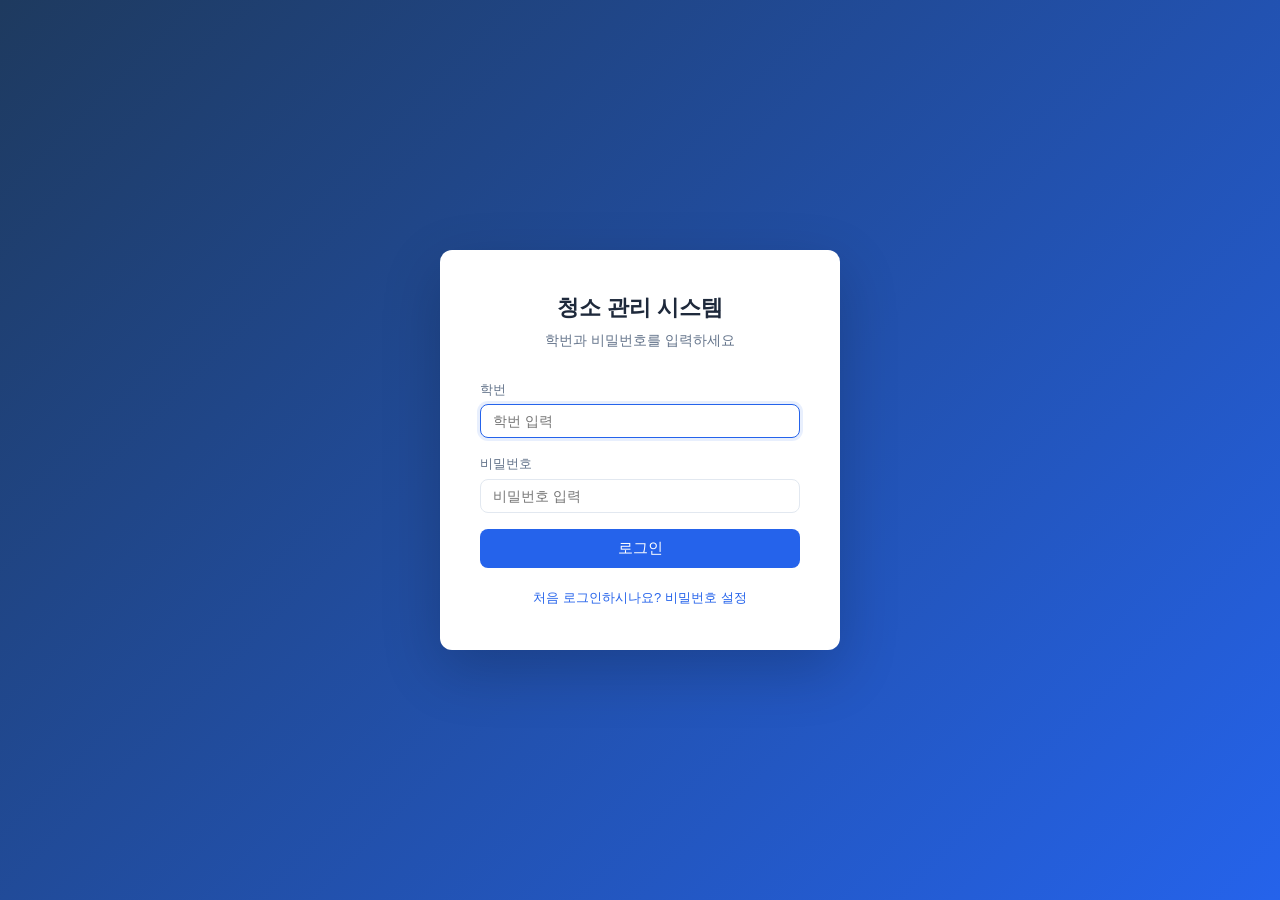
<file: static/login/index.html>
<!DOCTYPE html>
<html lang="ko">
<head>
  <meta charset="UTF-8">
  <meta name="viewport" content="width=device-width, initial-scale=1.0">
  <title>로그인 - 청소 관리 시스템</title>
  <link rel="stylesheet" href="/static/shared/styles.css">
  <link rel="stylesheet" href="styles.css">
</head>
<body>
  <div class="login-wrapper">
    <div class="login-card">
      <h1>청소 관리 시스템</h1>
      <p class="subtitle">학번과 비밀번호를 입력하세요</p>

      <div id="alert" class="alert" style="display:none"></div>

      <div class="form-group">
        <label for="studentId">학번</label>
        <input type="text" id="studentId" placeholder="학번 입력" autofocus>
      </div>
      <div class="form-group">
        <label for="password">비밀번호</label>
        <input type="password" id="password" placeholder="비밀번호 입력">
      </div>
      <button type="button" id="loginBtn" class="btn btn-primary btn-full">로그인</button>

      <div style="text-align:center; margin-top:16px;">
        <a href="/signup" class="back-link">처음 로그인하시나요? 비밀번호 설정</a>
      </div>
    </div>
  </div>

  <script src="/static/shared/api.js"></script>
  <script src="app.js"></script>
</body>
</html>
</file>
<file: static/shared/styles.css>
/* 공통 스타일 */
:root {
  --primary: #2563eb;
  --primary-hover: #1d4ed8;
  --danger: #dc2626;
  --danger-hover: #b91c1c;
  --success: #16a34a;
  --warning: #f59e0b;
  --bg: #f8fafc;
  --surface: #ffffff;
  --text: #1e293b;
  --text-muted: #64748b;
  --border: #e2e8f0;
  --radius: 8px;
}

* { margin: 0; padding: 0; box-sizing: border-box; }

body {
  font-family: "Pretendard", -apple-system, BlinkMacSystemFont, "Segoe UI", sans-serif;
  background: var(--bg);
  color: var(--text);
  line-height: 1.6;
}

/* 상단바 */
.topbar {
  background: var(--primary);
  color: #fff;
  padding: 12px 24px;
  display: flex;
  justify-content: space-between;
  align-items: center;
}
.topbar h1 { font-size: 18px; font-weight: 600; }
.topbar-right { display: flex; align-items: center; gap: 16px; }
.topbar-user { font-size: 14px; opacity: 0.9; }
.topbar .btn-logout {
  background: rgba(255,255,255,0.15);
  color: #fff;
  border: 1px solid rgba(255,255,255,0.3);
  padding: 6px 14px;
  border-radius: var(--radius);
  cursor: pointer;
  font-size: 13px;
}
.topbar .btn-logout:hover { background: rgba(255,255,255,0.25); }

/* 카드 */
.card {
  background: var(--surface);
  border-radius: var(--radius);
  border: 1px solid var(--border);
  padding: 20px;
  margin-bottom: 16px;
}
.card h2 {
  font-size: 16px;
  margin-bottom: 16px;
  padding-bottom: 8px;
  border-bottom: 1px solid var(--border);
}

/* 테이블 */
table {
  width: 100%;
  border-collapse: collapse;
  font-size: 14px;
}
th, td {
  padding: 10px 12px;
  text-align: left;
  border-bottom: 1px solid var(--border);
}
th {
  background: #f1f5f9;
  font-weight: 600;
  font-size: 13px;
  color: var(--text-muted);
}
tr:hover { background: #f8fafc; }

/* 버튼 */
.btn {
  display: inline-flex;
  align-items: center;
  gap: 4px;
  padding: 8px 16px;
  font-size: 14px;
  font-weight: 500;
  border: none;
  border-radius: var(--radius);
  cursor: pointer;
  transition: background 0.15s;
}
.btn-primary { background: var(--primary); color: #fff; }
.btn-primary:hover { background: var(--primary-hover); }
.btn-danger { background: var(--danger); color: #fff; }
.btn-danger:hover { background: var(--danger-hover); }
.btn-success { background: var(--success); color: #fff; }
.btn-success:hover { background: #15803d; }
.btn-warning { background: var(--warning); color: #fff; }
.btn-warning:hover { background: #d97706; }
.btn-sm { padding: 4px 10px; font-size: 12px; }
.btn-outline {
  background: transparent;
  border: 1px solid var(--border);
  color: var(--text);
}
.btn-outline:hover { background: #f1f5f9; }

/* 폼 */
.form-group { margin-bottom: 14px; }
.form-group label {
  display: block;
  font-size: 13px;
  font-weight: 500;
  margin-bottom: 4px;
  color: var(--text-muted);
}
.form-group input,
.form-group select {
  width: 100%;
  padding: 8px 12px;
  border: 1px solid var(--border);
  border-radius: var(--radius);
  font-size: 14px;
  outline: none;
  transition: border-color 0.15s;
}
.form-group input:focus,
.form-group select:focus {
  border-color: var(--primary);
  box-shadow: 0 0 0 3px rgba(37,99,235,0.1);
}

/* 배지 */
.badge {
  display: inline-block;
  padding: 2px 10px;
  border-radius: 12px;
  font-size: 12px;
  font-weight: 600;
}
.badge-assigned { background: #dbeafe; color: #1d4ed8; }
.badge-done, .badge-accepted { background: #dcfce7; color: #16a34a; }
.badge-cancelled, .badge-rejected { background: #fee2e2; color: #dc2626; }
.badge-noncompliant { background: #fef3c7; color: #d97706; }
.badge-scheduled { background: #e0e7ff; color: #4338ca; }
.badge-pending { background: #fef9c3; color: #a16207; }
.badge-default { background: #f1f5f9; color: #64748b; }

/* 알림 */
.alert {
  padding: 12px 16px;
  border-radius: var(--radius);
  margin-bottom: 16px;
  font-size: 14px;
}
.alert-error { background: #fee2e2; color: #dc2626; border: 1px solid #fecaca; }
.alert-success { background: #dcfce7; color: #16a34a; border: 1px solid #bbf7d0; }
.alert-info { background: #dbeafe; color: #1d4ed8; border: 1px solid #bfdbfe; }

/* 컨테이너 */
.container { max-width: 1200px; margin: 0 auto; padding: 24px; }

/* 그리드 */
.grid-2 { display: grid; grid-template-columns: 1fr 1fr; gap: 16px; }
.grid-3 { display: grid; grid-template-columns: 1fr 1fr 1fr; gap: 16px; }

/* 빈 상태 */
.empty-state {
  text-align: center;
  padding: 40px 20px;
  color: var(--text-muted);
  font-size: 14px;
}

/* 로딩 */
.loading {
  text-align: center;
  padding: 20px;
  color: var(--text-muted);
}

.back-link {
  font-size: 13px;
  color: var(--primary);
  text-decoration: none;
}
.back-link:hover { text-decoration: underline; }

@media (max-width: 768px) {
  .grid-2, .grid-3 { grid-template-columns: 1fr; }
  .container { padding: 16px; }
}
</file>
<file: static/login/styles.css>
.login-wrapper {
  min-height: 100vh;
  display: flex;
  align-items: center;
  justify-content: center;
  background: linear-gradient(135deg, #1e3a5f 0%, #2563eb 100%);
}

.login-card {
  background: var(--surface);
  border-radius: 12px;
  padding: 40px;
  width: 100%;
  max-width: 400px;
  box-shadow: 0 20px 60px rgba(0,0,0,0.2);
}

.login-card h1 {
  text-align: center;
  font-size: 22px;
  margin-bottom: 4px;
}

.login-card .subtitle {
  text-align: center;
  color: var(--text-muted);
  font-size: 14px;
  margin-bottom: 28px;
}

.btn-full {
  width: 100%;
  justify-content: center;
  padding: 10px;
  font-size: 15px;
}

.form-group { margin-bottom: 16px; }
</file>
